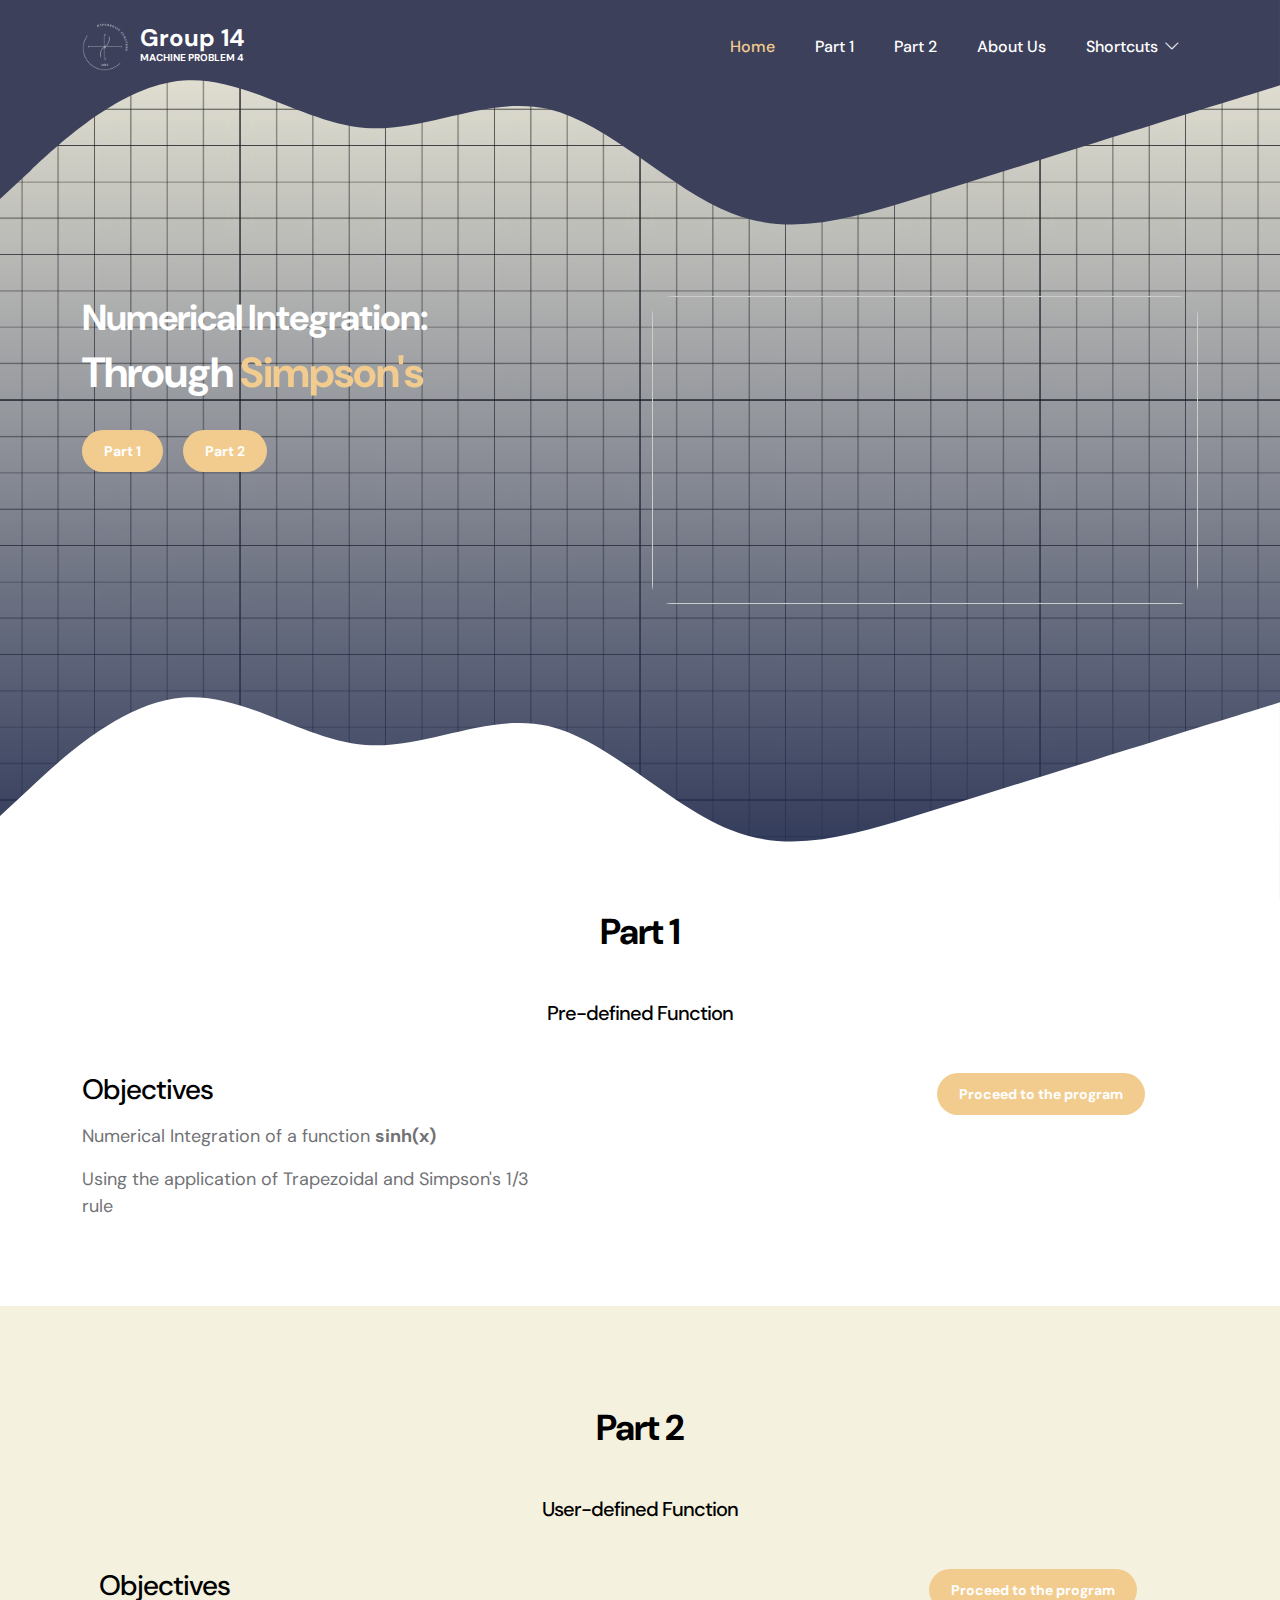
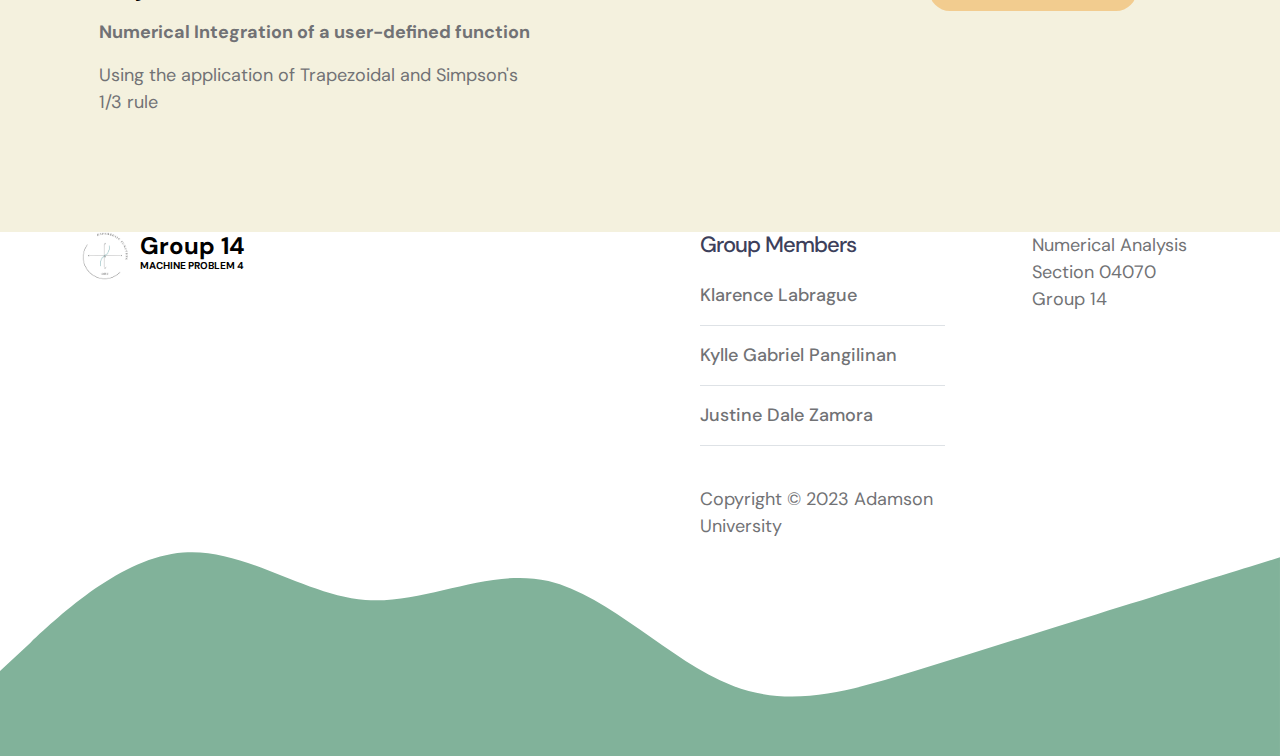
<file: index.html>
<!doctype html>
<html lang="en">
    <head>
        <meta charset="utf-8">
        <meta name="viewport" content="width=device-width, initial-scale=1">

        <meta name="description" content="">
        <meta name="author" content="">

        <title>Machine Problem 4 | Grp 14</title>

        <!-- CSS FILES -->                
        <link rel="preconnect" href="https://fonts.googleapis.com">

        <link rel="preconnect" href="https://fonts.gstatic.com" crossorigin>

        <link href="https://fonts.googleapis.com/css2?family=DM+Sans:ital,wght@0,400;0,500;0,700;1,400&display=swap" rel="stylesheet">

        <link href="css/bootstrap.min.css" rel="stylesheet">

        <link href="css/bootstrap-icons.css" rel="stylesheet">

        <link href="css/machineproblem.css" rel="stylesheet">
        
    </head>
    
    <body>
        <main>
            <nav class="navbar navbar-expand-lg">                
                <div class="container">
                    <a class="navbar-brand d-flex align-items-center" href="index.html">
                        <img src="images/logo.png" class="navbar-brand-image img-fluid" alt="sinh logo">
                        <span class="navbar-brand-text">
                            Group 14
                            <small>Machine Problem 4</small>
                        </span>
                    </a>
                    <!-- Navigation Bar Buttons -->
                    <button class="navbar-toggler" type="button" data-bs-toggle="collapse" data-bs-target="#navbarNav" aria-controls="navbarNav" aria-expanded="false" aria-label="Toggle navigation">
                        <span class="navbar-toggler-icon"></span>
                    </button>
                    <div class="collapse navbar-collapse" id="navbarNav">
                        <ul class="navbar-nav ms-lg-auto">
                            <li class="nav-item">
                                <a class="nav-link click-scroll" href="#section_1">Home</a>
                            </li>
                            <li class="nav-item">
                                <a class="nav-link click-scroll" href="#section_2">Part 1</a>
                            </li>
                            <li class="nav-item">
                                <a class="nav-link click-scroll" href="#section_3">Part 2</a>
                            </li>
                            <li class="nav-item">
                                <a class="nav-link click-scroll" href="#section_4">About Us</a>
                            </li>
                            <li class="nav-item dropdown">
                                <a class="nav-link dropdown-toggle" href="#" id="navbarLightDropdownMenuLink" role="button" data-bs-toggle="dropdown" aria-expanded="false">Shortcuts</a>
                                <ul class="dropdown-menu dropdown-menu-light" aria-labelledby="navbarLightDropdownMenuLink">
                                    <li><a class="dropdown-item" href="part1.html">Part 1</a></li>
                                    <li><a class="dropdown-item" href="part2.html">Part 2</a></li>
                                </ul>
                            </li>
                        </ul>
                    </div>
                </div>
            </nav>
            <!-- Header -->
            <section class="hero-section d-flex justify-content-center align-items-center" id="section_1">
                <div class="section-overlay"></div>
                <svg xmlns="http://www.w3.org/2000/svg" viewBox="0 0 1440 320"><path fill="#3D405B" fill-opacity="1" d="M0,224L34.3,192C68.6,160,137,96,206,90.7C274.3,85,343,139,411,144C480,149,549,107,617,122.7C685.7,139,754,213,823,240C891.4,267,960,245,1029,224C1097.1,203,1166,181,1234,160C1302.9,139,1371,117,1406,106.7L1440,96L1440,0L1405.7,0C1371.4,0,1303,0,1234,0C1165.7,0,1097,0,1029,0C960,0,891,0,823,0C754.3,0,686,0,617,0C548.6,0,480,0,411,0C342.9,0,274,0,206,0C137.1,0,69,0,34,0L0,0Z"></path></svg>
                <div class="container">
                    <div class="row">
                        <div class="col-lg-6 col-12 mb-5 mb-lg-0">
                            <h2 class="text-white">Numerical Integration:</h2>

                            <h1 class="cd-headline rotate-1 text-white mb-4 pb-2">
                                <span>Through</span>
                                <span class="cd-words-wrapper">
                                    <b class="is-visible">Simpson's</b>
                                    <b>Trapezoidal</b> 
                                </span>
                            </h1>
                            <!-- Header Buttons -->
                            <div class="custom-btn-group">
                                <a href="#section_2" class="btn custom-btn smoothscroll me-3">Part 1</a>
                                <a href="#section_3" class="btn custom-btn smoothscroll me-3">Part 2</a>
                            </div>
                        </div>
                        
                        <!-- Desmos Graph Widget -->
                        <div class="col-lg-6 col-12">
                            <div class="ratio ratio-16x9">
                                <iframe src="https://www.desmos.com/calculator/yai4gfuick?embed" width="500" height="500" style="border: 1px solid #ccc" frameborder=0></iframe>                        
                            </div>
                        </div>
                    </div>
                </div>
                <svg xmlns="http://www.w3.org/2000/svg" viewBox="0 0 1440 320"><path fill="#ffffff" fill-opacity="1" d="M0,224L34.3,192C68.6,160,137,96,206,90.7C274.3,85,343,139,411,144C480,149,549,107,617,122.7C685.7,139,754,213,823,240C891.4,267,960,245,1029,224C1097.1,203,1166,181,1234,160C1302.9,139,1371,117,1406,106.7L1440,96L1440,320L1405.7,320C1371.4,320,1303,320,1234,320C1165.7,320,1097,320,1029,320C960,320,891,320,823,320C754.3,320,686,320,617,320C548.6,320,480,320,411,320C342.9,320,274,320,206,320C137.1,320,69,320,34,320L0,320Z"></path></svg>
            </section>
            <!-- Body -->
            <section class="about-section section-padding" id="section_2">
                <div class="container">
                    <div class="row">
                        <div class="col-lg-12 col-12 text-center">
                            <h2 class="mb-lg-5 mb-4">Part 1</h2>
                            <h6 class="mb-lg-5 mb-4">Pre-defined Function </h6>
                        </div>

                        <div class="col-lg-5 col-12 me-auto mb-4 mb-lg-0">
                            <h3 class="mb-3">Objectives</h3>
                            <p> Numerical Integration of a function <strong> sinh(x) </strong> </p>
                            <p>Using the application of Trapezoidal and Simpson's 1/3 rule</p>
                        </div>

                        <div class="col-lg-3 col-md-6 col-12">
                            <div class="custom-btn-group">
                                <a href="part1.html" class="btn custom-btn smoothscroll me-3">Proceed to the program</a>
                            </div>
                        </div>
                    </div>
                </div>
            </section>
            <!-- Part 2 -->
            <section class="events-section section-bg section-padding" id="section_3">
                <div class="container">
                    <div class="row">
                        <div class="col-lg-12 col-12 text-center">
                            <h2 class="mb-lg-5 mb-4">Part 2</h2>
                            <h6 class="mb-lg-5 mb-4">User-defined Function </h6>
                        </div>

                        <div class="col-lg-5 col-12 me-auto mb-4 mb-lg-0">
                            <h3 class="mb-3">Objectives</h3>
                            <p><strong>Numerical Integration of a user-defined function </strong> </p>
                            <p>Using the application of Trapezoidal and Simpson's 1/3 rule</p>
                        </div>
                        <div class="col-lg-3 col-md-6 col-12">
                            <div class="custom-btn-group">
                                <a href="part2.html" class="btn custom-btn smoothscroll me-3">Proceed to the program</a>
                            </div>
                        </div>
                    </div>
                </div>
            </section>
        </main>
        <!-- Footer -->
        <footer class="site-footer">
            <div class="container">
                <div class="row">

                    <div class="col-lg-6 col-12 me-auto mb-5 mb-lg-0">
                        <a class="navbar-brand d-flex align-items-center" href="index.html">
                            <img src="images/logo.png" class="navbar-brand-image img-fluid" alt="">
                            <span class="navbar-brand-text">
                                Group 14
                                <small>Machine Problem 4</small>
                            </span>
                        </a>
                    </div>
                    <!-- Group Member Names -->
                    <div class="col-lg-3 col-12">
                        <h5 class="site-footer-title mb-4">Group Members</h5>

                        <p class="d-flex border-bottom pb-3 mb-3 me-lg-3">
                            <span>Klarence Labrague</span>
                        </p>
                        <p class="d-flex border-bottom pb-3 mb-3 me-lg-3">
                            <span>Kylle Gabriel Pangilinan</span>
                        </p>

                        <p class="d-flex border-bottom pb-3 mb-3 me-lg-3">
                            <span>Justine Dale Zamora</span>
                        </p>
                        <br>
                        <p class="copyright-text">Copyright © 2023 Adamson University</p>
                    </div>
                        <div class="col-lg-2 col-12 ms-auto">
                            <p class="copyright-text">Numerical Analysis<a rel="nofollow" target="_blank">Section 04070 <br> Group 14 </a></p>
                        </div>
                </div>
            </div>
            <svg xmlns="http://www.w3.org/2000/svg" viewBox="0 0 1440 320"><path fill="#81B29A" fill-opacity="1" d="M0,224L34.3,192C68.6,160,137,96,206,90.7C274.3,85,343,139,411,144C480,149,549,107,617,122.7C685.7,139,754,213,823,240C891.4,267,960,245,1029,224C1097.1,203,1166,181,1234,160C1302.9,139,1371,117,1406,106.7L1440,96L1440,320L1405.7,320C1371.4,320,1303,320,1234,320C1165.7,320,1097,320,1029,320C960,320,891,320,823,320C754.3,320,686,320,617,320C548.6,320,480,320,411,320C342.9,320,274,320,206,320C137.1,320,69,320,34,320L0,320Z"></path></svg>
        </footer>

        <!-- JAVASCRIPT FILES -->
        <script src="js/jquery.min.js"></script>
        <script src="js/bootstrap.bundle.min.js"></script>
        <script src="js/jquery.sticky.js"></script>
        <script src="js/click-scroll.js"></script>
        <script src="js/animated-headline.js"></script>
        <script src="js/modernizr.js"></script>
        <script src="js/custom.js"></script>

    </body>
</html>
</file>
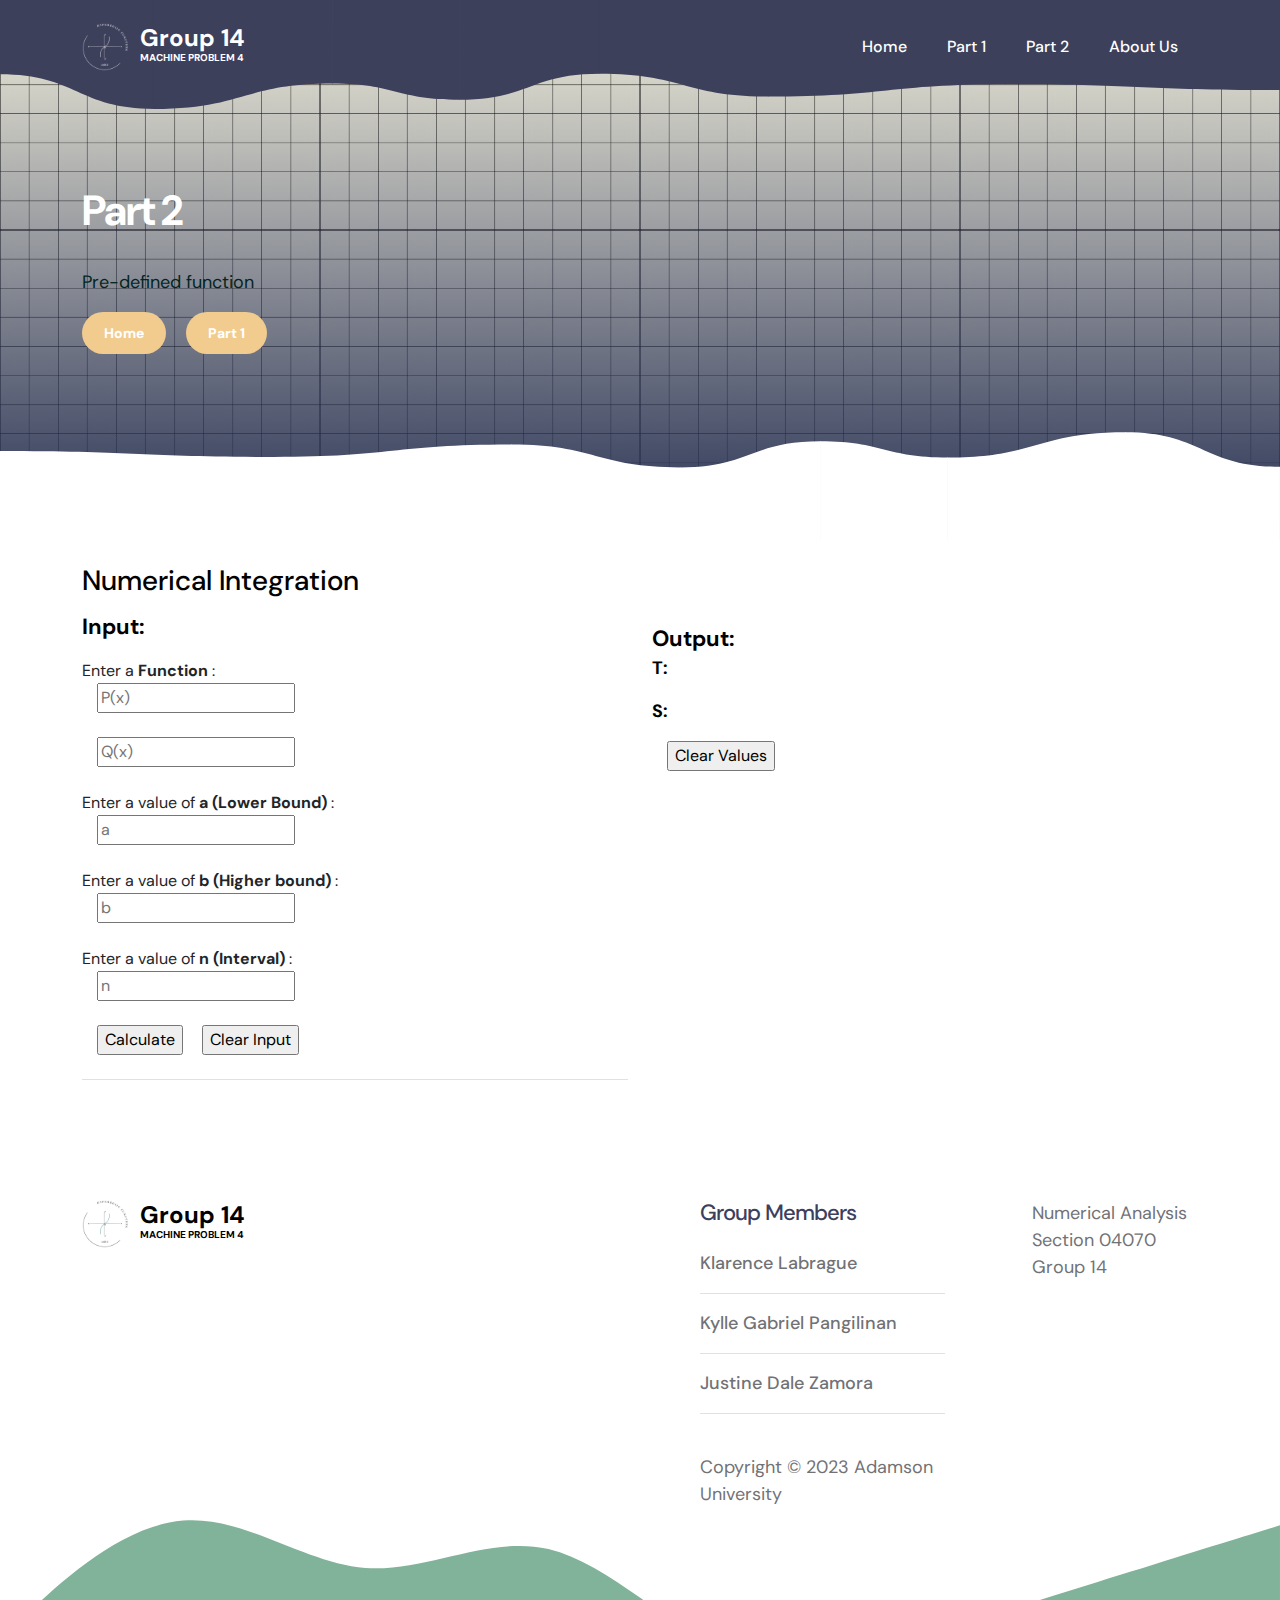
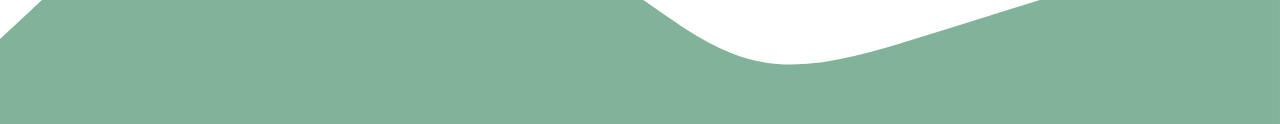
<file: part2.html>
<!doctype html>
<html lang="en">
    <head>
        <meta charset="utf-8">
        <meta name="viewport" content="width=device-width, initial-scale=1">
        <meta name="description" content="">
        <meta name="author" content="">

        <title>Part 2 | Machine Problem 4</title>
        <!-- CSS FILES -->                
        <link rel="preconnect" href="https://fonts.googleapis.com">

        <link rel="preconnect" href="https://fonts.gstatic.com" crossorigin>

        <link href="https://fonts.googleapis.com/css2?family=DM+Sans:ital,wght@0,400;0,500;0,700;1,400&display=swap" rel="stylesheet">

        <link href="css/bootstrap.min.css" rel="stylesheet">

        <link href="css/bootstrap-icons.css" rel="stylesheet">

        <link href="css/machineproblem.css" rel="stylesheet">
        
    </head>
    
    <body>
        <main>
            <nav class="navbar navbar-expand-lg">                
                <div class="container">
                    <a class="navbar-brand d-flex align-items-center" href="index.html">
                        <img src="images/logo.png" class="navbar-brand-image img-fluid" alt="sinhxlogo">
                        <span class="navbar-brand-text">
                            Group 14
                            <small>Machine Problem 4</small>
                        </span>
                    </a>

                    
                    <button class="navbar-toggler" type="button" data-bs-toggle="collapse" data-bs-target="#navbarNav" aria-controls="navbarNav" aria-expanded="false" aria-label="Toggle navigation">
                        <span class="navbar-toggler-icon"></span>
                    </button>
    
                    <div class="collapse navbar-collapse" id="navbarNav">
                        <ul class="navbar-nav ms-lg-auto">
                            <li class="nav-item">
                                <a class="nav-link" href="index.html#section_1">Home</a>
                            </li>
    
                            <li class="nav-item">
                                <a class="nav-link" href="part1.html">Part 1</a>
                            </li>

                            <li class="nav-item">
                                <a class="nav-link" href="part2.html">Part 2</a>
                            </li>

                            <li class="nav-item">
                                <a class="nav-link" href="index.html#section_4">About Us</a>
                            </li>

                        </ul>

                    </div>
                </div>
            </nav>
            

            <section class="hero-section hero-50 d-flex justify-content-center align-items-center" id="section_1">

                <div class="section-overlay"></div>

                <svg viewBox="0 0 1962 178" xmlns="http://www.w3.org/2000/svg" xmlns:xlink="http://www.w3.org/1999/xlink"><path fill="#3D405B" d="M 0 114 C 118.5 114 118.5 167 237 167 L 237 167 L 237 0 L 0 0 Z" stroke-width="0"></path> <path fill="#3D405B" d="M 236 167 C 373 167 373 128 510 128 L 510 128 L 510 0 L 236 0 Z" stroke-width="0"></path> <path fill="#3D405B" d="M 509 128 C 607 128 607 153 705 153 L 705 153 L 705 0 L 509 0 Z" stroke-width="0"></path><path fill="#3D405B" d="M 704 153 C 812 153 812 113 920 113 L 920 113 L 920 0 L 704 0 Z" stroke-width="0"></path><path fill="#3D405B" d="M 919 113 C 1048.5 113 1048.5 148 1178 148 L 1178 148 L 1178 0 L 919 0 Z" stroke-width="0"></path><path fill="#3D405B" d="M 1177 148 C 1359.5 148 1359.5 129 1542 129 L 1542 129 L 1542 0 L 1177 0 Z" stroke-width="0"></path><path fill="#3D405B" d="M 1541 129 C 1751.5 129 1751.5 138 1962 138 L 1962 138 L 1962 0 L 1541 0 Z" stroke-width="0"></path></svg>

                <div class="container">
                    <div class="row">

                        <div class="col-lg-6 col-12">

                            <h1 class="text-white mb-4 pb-2">Part 2</h1>
                            <p style=" color: rgb(2, 38, 30);">Pre-defined function</p>
                            <a href="index.html" class="btn custom-btn smoothscroll me-3">Home</a>
                            <a href="part1.html" class="btn custom-btn smoothscroll me-3 button">Part 1</a>
                        </div>
                        

                    </div>
                </div>

                <svg viewBox="0 0 1962 178" xmlns="http://www.w3.org/2000/svg" xmlns:xlink="http://www.w3.org/1999/xlink"><path fill="#ffffff" d="M 0 114 C 118.5 114 118.5 167 237 167 L 237 167 L 237 0 L 0 0 Z" stroke-width="0"></path> <path fill="#ffffff" d="M 236 167 C 373 167 373 128 510 128 L 510 128 L 510 0 L 236 0 Z" stroke-width="0"></path> <path fill="#ffffff" d="M 509 128 C 607 128 607 153 705 153 L 705 153 L 705 0 L 509 0 Z" stroke-width="0"></path><path fill="#ffffff" d="M 704 153 C 812 153 812 113 920 113 L 920 113 L 920 0 L 704 0 Z" stroke-width="0"></path><path fill="#ffffff" d="M 919 113 C 1048.5 113 1048.5 148 1178 148 L 1178 148 L 1178 0 L 919 0 Z" stroke-width="0"></path><path fill="#ffffff" d="M 1177 148 C 1359.5 148 1359.5 129 1542 129 L 1542 129 L 1542 0 L 1177 0 Z" stroke-width="0"></path><path fill="#ffffff" d="M 1541 129 C 1751.5 129 1751.5 138 1962 138 L 1962 138 L 1962 0 L 1541 0 Z" stroke-width="0"></path></svg>
            </section>


            <section class="events-section section-padding" id="section_2">
                <div class="container">
                    <div class="row">
                        <div class="col-lg-6 col-12 mb-5 mb-lg-0">
                            <div class="custom-block-image-wrap">
                                
                            </div>

                            <div class="custom-block-info">
                                <a href="event-detail.html" class="events-title mb-2 highlight">Numerical Integration</a>
                                <br/>
                                <p class="input bigger-text highlight"> Input:</p>
                                <form action="/action_page.php">
                                    Enter a <span id="textFunction"> Function </span>: &nbsp
                                    <br/>
                                    <input type="text" id="pinput" class="input-field" name="pinput" placeholder="P(x)"><br><br>
                                    <input type="text" id="qinput" class="input-field" name="qinput" placeholder="Q(x)"><br><br>                            
                                    Enter a value of <span id="textA"> a (Lower Bound) </span>: &nbsp
                                    <br/>
                                    <input type="number" id="ainput" class="input-field" name="ainput" placeholder="a"><br><br>
                                    Enter a value of <span id="textB"> b (Higher bound) </span>: &nbsp
                                    <br/>
                                    <input type="number" id="binput" class="input-field" name="binput" placeholder="b"><br><br>
                                    Enter a value of <span id="textn"> n (Interval) </span>: &nbsp
                                    <br/>
                                    <input type="number" id="ninput" class="input-field" name="ninput" placeholder="n"><br><br>
                                    <input type="button" class="input-field" value="Calculate" onclick="StartCalculate()">
                                    <input type="button" class="input-field" value="Clear Input" onclick="ClearInput()">
                                  </form>

                                <div class="border-top mt-4 pt-3">
                                    <div class="d-flex flex-wrap align-items-center mb-1">                   
                                    </div>
                                    <div class="d-flex flex-wrap align-items-center">   
                                    </div>
                                </div>
                            </div>
                        </div>

                        <div class="col-lg-6 col-12">
                            <div class="custom-block-info">
                                <br/>
                                <br/>
                                <br/>
                                <a href="event-detail.html" class="bigger-text highlight">Output:</a>
                                <br/>
                                <p id="outputT" class="output highlight">T: </p> 
                                <p id="outputS" class="output highlight">S: </p>
                                <p id="outputStop" class="output highlight"></p>
                                <p id="outputStop2" class="output highlight"></p>
                                <input type="button" class="input-field" value="Clear Values" onclick="ClearOutput()">
                                <br/>
                                <br/>
                                <br/>
                                <div class="cube">
                                    <div class="side"></div>
                                    <div class="side"></div>
                                    <div class="side"></div>
                                    <div class="side"></div>
                                    <div class="side"></div>
                                    <div class="side"></div>
                                </div>

                            </div>
                        </div>                
                    </div>
                </div>
            </section>
        </main>

        <footer class="site-footer">
            <div class="container">
                <div class="row">
                    <div class="col-lg-6 col-12 me-auto mb-5 mb-lg-0">
                        <a class="navbar-brand d-flex align-items-center" href="index.html">
                            <img src="images/logo.png" class="navbar-brand-image img-fluid" alt="">
                            <span class="navbar-brand-text">
                                Group 14
                                <small>Machine Problem 4</small>
                            </span>
                        </a>
                    </div>
                    <!-- Group Member Names -->
                    <div class="col-lg-3 col-12">
                        <h5 class="site-footer-title mb-4">Group Members</h5>

                        <p class="d-flex border-bottom pb-3 mb-3 me-lg-3">
                            <span>Klarence Labrague</span>
                        </p>
                        <p class="d-flex border-bottom pb-3 mb-3 me-lg-3">
                            <span>Kylle Gabriel Pangilinan</span>
                        </p>
                        <p class="d-flex border-bottom pb-3 mb-3 me-lg-3">
                            <span>Justine Dale Zamora</span>
                        </p>
                        <br>
                        <p class="copyright-text">Copyright © 2023 Adamson University  </p>
                    </div>
                        <div class="col-lg-2 col-12 ms-auto">
                            <p class="copyright-text"> Numerical Analysis <a rel="nofollow"  target="_blank">Section 04070 <br> Group 14</a></p>
                        </div>
                </div>
            </div>
            <svg xmlns="http://www.w3.org/2000/svg" viewBox="0 0 1440 320"><path fill="#81B29A" fill-opacity="1" d="M0,224L34.3,192C68.6,160,137,96,206,90.7C274.3,85,343,139,411,144C480,149,549,107,617,122.7C685.7,139,754,213,823,240C891.4,267,960,245,1029,224C1097.1,203,1166,181,1234,160C1302.9,139,1371,117,1406,106.7L1440,96L1440,320L1405.7,320C1371.4,320,1303,320,1234,320C1165.7,320,1097,320,1029,320C960,320,891,320,823,320C754.3,320,686,320,617,320C548.6,320,480,320,411,320C342.9,320,274,320,206,320C137.1,320,69,320,34,320L0,320Z"></path></svg>
        </footer>

        <!-- JAVASCRIPT FILES -->
        <script src="js/jquery.min.js"></script>
        <script src="js/bootstrap.bundle.min.js"></script>
        <script src="js/jquery.sticky.js"></script>
        <script src="js/custom.js"></script>
        <script src="js/math.js" type="text/javascript"></script>
        <script src="part2.js" type="text/javascript"></script>
    </body>
</html>
</file>
<file: css/machineproblem.css>
/*---------------------------------------
  CUSTOM PROPERTIES ( VARIABLES )             
-----------------------------------------*/
:root {
  --white-color:                  #ffffff;
  --primary-color:                #81B29A;
  --secondary-color:              #3D405B;
  --section-bg-color:             #F4F1DE;
  --custom-btn-bg-color:          #F2CC8F;
  --custom-btn-bg-hover-color:    #E07A5F;
  --dark-color:                   #000000;
  --p-color:                      #717275;
  --link-hover-color:             #F2CC8F;

  --body-font-family:             'DM Sans', sans-serif;

  --h1-font-size:                 42px;
  --h2-font-size:                 36px;
  --h3-font-size:                 28px;
  --h4-font-size:                 24px;
  --h5-font-size:                 22px;
  --h6-font-size:                 20px;
  --p-font-size:                  18px;
  --menu-font-size:               16px;
  --btn-font-size:                14px;

  --border-radius-large:          100px;
  --border-radius-medium:         20px;
  --border-radius-small:          10px;

  --font-weight-normal:           400;
  --font-weight-medium:           500;
  --font-weight-bold:             700;
}

body {
  background-color: var(--white-color);
  font-family: var(--body-font-family); 
}


/*---------------------------------------
  TYPOGRAPHY               
-----------------------------------------*/

h2,
h3,
h4,
h5,
h6 {
  color: var(--dark-color);
}

h1,
h2,
h3,
h4,
h5,
h6 {
  font-weight: var(--font-weight-medium);
  letter-spacing: -1px;
}

h1 {
  font-size: var(--h1-font-size);
  font-weight: var(--font-weight-bold);
}

h2 {
  font-size: var(--h2-font-size);
  font-weight: var(--font-weight-bold);
}

h3 {
  font-size: var(--h3-font-size);
}

h4 {
  font-size: var(--h4-font-size);
}

h5 {
  font-size: var(--h5-font-size);
}

h6 {
  font-size: var(--h6-font-size);
}

p {
  color: var(--p-color);
  font-size: var(--p-font-size);
  font-weight: var(--font-weight-normal);
}

ul li {
  color: var(--p-color);
  font-size: var(--p-font-size);
  font-weight: var(--font-weight-normal);
}
/*--------------------------------------*/

.cube {
  margin-left: 50px;
  font-size: 24px;
  height: 1em;
  width: 1em;
  position: relative;
  transform: rotatex(30deg) rotatey(45deg);
  transform-style: preserve-3d;
  animation: cube-spin 1.5s infinite ease-in-out alternate;
  visibility: hidden;
}

.side {
  position: absolute;
  top: 0;
  bottom: 0;
  left: 0;
  right: 0;
  transform-style: preserve-3d;
}
.side::before {
  content: "";
  position: absolute;
  top: 0;
  bottom: 0;
  left: 0;
  right: 0;
  background-color: currentcolor;
  transform: translatez(0.5em);
  animation: cube-explode 1.5s infinite ease-in-out;
  opacity: 0.5;
}

.side:nth-child(1) {
  transform: rotatey(90deg);
}

.side:nth-child(2) {
  transform: rotatey(180deg);
}

.side:nth-child(3) {
  transform: rotatey(270deg);
}

.side:nth-child(4) {
  transform: rotatey(360deg);
}

.side:nth-child(5) {
  transform: rotatex(90deg);
}

.side:nth-child(6) {
  transform: rotatex(270deg);
}

@keyframes cube-spin {
  0% {
    transform: rotatex(30deg) rotatey(45deg);
  }
  100% {
    transform: rotatex(30deg) rotatey(405deg);
  }
}
@keyframes cube-explode {
  0% {
    transform: translatez(0.5em);
  }
  50% {
    transform: translatez(0.75em);
  }
  100% {
    transform: translatez(0.5em);
  }
}



a, 
button {
  touch-action: manipulation;
  transition: all 0.3s;
}

a {
  display: inline-block;
  color: var(--secondary-color);
  text-decoration: none;
}

a:hover {
  color: var(--link-hover-color);
}

b,
strong {
  font-weight: var(--font-weight-bold);
}

.input .output{
  color: black;
}

.input-field{
  margin-left: 15px;
}

.highlight{
  color: black;
}

.button{
}

#outputWithDec{
  color: black;
  font-weight: bolder;
}

.output{
  color: black;
}

.highlight{
  font-weight: bold;
}

/*--------------------------------------*/

span{
  font-weight: bold;
}

.bigger-text{
  font-size: 22px;
}
























/*---------------------------------------
  SECTION               
-----------------------------------------*/
.section-bg {
  background-color: var(--section-bg-color);
}

.section-padding {
  padding-top: 100px;
  padding-bottom: 100px;
}

.section-overlay {
  content: "";
  background: rgba(0, 0, 0, 0) linear-gradient(rgba(39, 48, 83, 0.01) 0%, rgb(39, 48, 83) 100%) repeat scroll 0% 0%;
  position: absolute;
  top: 0;
  right: 0;
  bottom: 0;
  left: 0;
}

::selection {
  background-color: var(--primary-color);
  color: var(--white-color);
}


/*---------------------------------------
  ANIMATED HEADLINE               
-----------------------------------------*/
.cd-words-wrapper {
  display: inline-block;
  position: relative;
  text-align: left;
}

.cd-words-wrapper b {
  color: var(--link-hover-color);
  display: inline-block;
  position: absolute;
  white-space: nowrap;
  left: 0;
  top: 0;
}

.cd-words-wrapper b.is-visible {
  position: relative;
}

.no-js .cd-words-wrapper b {
  opacity: 0;
}

.no-js .cd-words-wrapper b.is-visible {
  opacity: 1;
}

.cd-headline.rotate-1 .cd-words-wrapper {
  -webkit-perspective: 300px;
  -moz-perspective: 300px;
  perspective: 300px;
}
.cd-headline.rotate-1 b {
  opacity: 0;
  -webkit-transform-origin: 50% 100%;
  -moz-transform-origin: 50% 100%;
  -ms-transform-origin: 50% 100%;
  -o-transform-origin: 50% 100%;
  transform-origin: 50% 100%;
  -webkit-transform: rotateX(180deg);
  -moz-transform: rotateX(180deg);
  -ms-transform: rotateX(180deg);
  -o-transform: rotateX(180deg);
  transform: rotateX(180deg);
}
.cd-headline.rotate-1 b.is-visible {
  opacity: 1;
  -webkit-transform: rotateX(0deg);
  -moz-transform: rotateX(0deg);
  -ms-transform: rotateX(0deg);
  -o-transform: rotateX(0deg);
  transform: rotateX(0deg);
  -webkit-animation: cd-rotate-1-in 1.2s;
  -moz-animation: cd-rotate-1-in 1.2s;
  animation: cd-rotate-1-in 1.2s;
}
.cd-headline.rotate-1 b.is-hidden {
  -webkit-transform: rotateX(180deg);
  -moz-transform: rotateX(180deg);
  -ms-transform: rotateX(180deg);
  -o-transform: rotateX(180deg);
  transform: rotateX(180deg);
  -webkit-animation: cd-rotate-1-out 1.2s;
  -moz-animation: cd-rotate-1-out 1.2s;
  animation: cd-rotate-1-out 1.2s;
}

@-webkit-keyframes cd-rotate-1-in {
  0% {
    -webkit-transform: rotateX(180deg);
    opacity: 0;
  }
  35% {
    -webkit-transform: rotateX(120deg);
    opacity: 0;
  }
  65% {
    opacity: 0;
  }
  100% {
    -webkit-transform: rotateX(360deg);
    opacity: 1;
  }
}
@-moz-keyframes cd-rotate-1-in {
  0% {
    -moz-transform: rotateX(180deg);
    opacity: 0;
  }
  35% {
    -moz-transform: rotateX(120deg);
    opacity: 0;
  }
  65% {
    opacity: 0;
  }
  100% {
    -moz-transform: rotateX(360deg);
    opacity: 1;
  }
}
@keyframes cd-rotate-1-in {
  0% {
    -webkit-transform: rotateX(180deg);
    -moz-transform: rotateX(180deg);
    -ms-transform: rotateX(180deg);
    -o-transform: rotateX(180deg);
    transform: rotateX(180deg);
    opacity: 0;
  }
  35% {
    -webkit-transform: rotateX(120deg);
    -moz-transform: rotateX(120deg);
    -ms-transform: rotateX(120deg);
    -o-transform: rotateX(120deg);
    transform: rotateX(120deg);
    opacity: 0;
  }
  65% {
    opacity: 0;
  }
  100% {
    -webkit-transform: rotateX(360deg);
    -moz-transform: rotateX(360deg);
    -ms-transform: rotateX(360deg);
    -o-transform: rotateX(360deg);
    transform: rotateX(360deg);
    opacity: 1;
  }
}
@-webkit-keyframes cd-rotate-1-out {
  0% {
    -webkit-transform: rotateX(0deg);
    opacity: 1;
  }
  35% {
    -webkit-transform: rotateX(-40deg);
    opacity: 1;
  }
  65% {
    opacity: 0;
  }
  100% {
    -webkit-transform: rotateX(180deg);
    opacity: 0;
  }
}
@-moz-keyframes cd-rotate-1-out {
  0% {
    -moz-transform: rotateX(0deg);
    opacity: 1;
  }
  35% {
    -moz-transform: rotateX(-40deg);
    opacity: 1;
  }
  65% {
    opacity: 0;
  }
  100% {
    -moz-transform: rotateX(180deg);
    opacity: 0;
  }
}
@keyframes cd-rotate-1-out {
  0% {
    -webkit-transform: rotateX(0deg);
    -moz-transform: rotateX(0deg);
    -ms-transform: rotateX(0deg);
    -o-transform: rotateX(0deg);
    transform: rotateX(0deg);
    opacity: 1;
  }
  35% {
    -webkit-transform: rotateX(-40deg);
    -moz-transform: rotateX(-40deg);
    -ms-transform: rotateX(-40deg);
    -o-transform: rotateX(-40deg);
    transform: rotateX(-40deg);
    opacity: 1;
  }
  65% {
    opacity: 0;
  }
  100% {
    -webkit-transform: rotateX(180deg);
    -moz-transform: rotateX(180deg);
    -ms-transform: rotateX(180deg);
    -o-transform: rotateX(180deg);
    transform: rotateX(180deg);
    opacity: 0;
  }
}


/*---------------------------------------
  CUSTOM BUTTON               
-----------------------------------------*/
.custom-btn {
  background: var(--custom-btn-bg-color);
  border: 2px solid transparent;
  border-radius: var(--border-radius-large);
  color: var(--white-color);
  font-size: var(--btn-font-size);
  font-weight: var(--font-weight-bold);
  line-height: normal;
  transition: all 0.3s;
  padding: 10px 20px;
  clear: both;
}

.custom-btn:hover {
  background: var(--custom-btn-bg-hover-color);
  color: var(--white-color);
}

.custom-border-btn {
  background: transparent;
  border: 2px solid var(--custom-btn-bg-color);
  color: var(--custom-btn-bg-color);
}

.custom-border-btn:hover {
  background: var(--custom-btn-bg-color);
  border-color: transparent;
  color: var(--white-color);
}

.custom-btn-bg-white {
  border-color: var(--white-color);
  color: var(--white-color);
}

.custom-btn-group .link {
  color: var(--white-color);
  font-weight: var(--font-weight-medium);
}

.custom-btn-group .link:hover {
  color: var(--link-hover-color);
}


/*---------------------------------------
  NAVIGATION BAR & OFFCANVAS              
-----------------------------------------*/
.offcanvas {
  background-color: var(--primary-color);
  padding: 30px;
}

.offcanvas.offcanvas-end {
  border-left: 0;
}

.offcanvas-header .btn-close {
  transition: all 0.3s;
}

.offcanvas-header .btn-close:hover {
  transform: rotate(180deg);
}

.offcanvas svg {
  position: absolute;
  bottom: 0;
  right: 0;
  left: 0;
}

.sticky-wrapper {
  position: absolute;
  top: 0;
  right: 0;
  left: 0;
}

.sticky-wrapper.is-sticky .navbar {
  background-color: rgb(61 64 91);
}

.navbar {
  background: transparent;
  z-index: 99;
  padding-top: 15px;
  padding-bottom: 15px;
}

.navbar-brand,
.navbar-brand:hover {
  font-size: var(--h4-font-size);
  font-weight: var(--font-weight-bold);
  display: block;
  color: var(--dark-color);
  max-width: 48px;
}

.navbar .navbar-brand,
.navbar .navbar-brand:hover {
  color: var(--white-color);
}

.navbar .navbar-brand-image {
  filter: brightness(0) invert(1);
}

.navbar-brand-image {
  width: 48px;
  height: 48px;
}

.navbar-brand-text {
  line-height: normal;
  margin-left: 10px;
  position: relative;
  bottom: 5px;
}

.navbar-brand-text small {
  display: block;
  font-size: 10px;
  line-height: 1;
  text-transform: uppercase;
}

.navbar-expand-lg .navbar-nav .nav-link {
  border-radius: var(--border-radius-large);
  margin: 10px;
  padding: 10px;
}

.navbar-nav .nav-link {
  display: inline-block;
  color: var(--white-color);
  font-size: var(--menu-font-size);
  font-weight: var(--font-weight-medium);
  padding-top: 15px;
  padding-bottom: 15px;
}

.navbar-nav .nav-link.active, 
.navbar-nav .nav-link:hover {
  color: var(--link-hover-color);
}

.navbar .dropdown-menu {
  background: var(--white-color);
  box-shadow: 0 1rem 3rem rgba(0,0,0,.175);
  border: 0;
  display: inherit;
  opacity: 0;
  min-width: 9rem;
  margin-top: 20px;
  padding: 13px 0 10px 0;
  transition: all 0.3s;
  pointer-events: none;
}

.navbar .dropdown-menu::before {
  content: "";
  width: 0;
  height: 0;
  border-left: 20px solid transparent;
  border-right: 20px solid transparent;
  border-bottom: 15px solid var(--white-color);
  position: absolute;
  top: -10px;
  left: 10px;
}

.navbar .dropdown-item {
  display: inline-block;
  color: var(--p-color);
  font-size: var(--menu-font-size);
  font-weight: var(--font-weight-medium);
  position: relative;
}

.navbar .dropdown-item.active, 
.navbar .dropdown-item:active,
.navbar .dropdown-item:focus, 
.navbar .dropdown-item:hover {
  background: transparent;
  color: var(--link-hover-color);
}

.navbar .dropdown-toggle::after {
  content: "\f282";
  display: inline-block;
  font-family: bootstrap-icons !important;
  font-size: var(--copyright-font-size);
  font-style: normal;
  font-weight: normal !important;
  font-variant: normal;
  text-transform: none;
  line-height: 1;
  vertical-align: -.125em;
  -webkit-font-smoothing: antialiased;
  -moz-osx-font-smoothing: grayscale;
  position: relative;
  left: 2px;
  border: 0;
}

@media screen and (min-width: 992px) {
  .navbar .dropdown:hover .dropdown-menu {
    opacity: 1;
    margin-top: 0;
    pointer-events: auto;
  }
}

.navbar-toggler {
  border: 0;
  padding: 0;
  cursor: pointer;
  margin: 0;
  width: 30px;
  height: 35px;
  outline: none;
}

.navbar-toggler:focus {
  outline: none;
  box-shadow: none;
}

.navbar-toggler[aria-expanded="true"] .navbar-toggler-icon {
  background: transparent;
}

.navbar-toggler[aria-expanded="true"] .navbar-toggler-icon:before,
.navbar-toggler[aria-expanded="true"] .navbar-toggler-icon:after {
  transition: top 300ms 50ms ease, -webkit-transform 300ms 350ms ease;
  transition: top 300ms 50ms ease, transform 300ms 350ms ease;
  transition: top 300ms 50ms ease, transform 300ms 350ms ease, -webkit-transform 300ms 350ms ease;
  top: 0;
}

.navbar-toggler[aria-expanded="true"] .navbar-toggler-icon:before {
  transform: rotate(45deg);
}

.navbar-toggler[aria-expanded="true"] .navbar-toggler-icon:after {
  transform: rotate(-45deg);
}

.navbar-toggler .navbar-toggler-icon {
  background: var(--white-color);
  transition: background 10ms 300ms ease;
  display: block;
  width: 30px;
  height: 2px;
  position: relative;
}

.navbar-toggler .navbar-toggler-icon:before,
.navbar-toggler .navbar-toggler-icon:after {
  transition: top 300ms 350ms ease, -webkit-transform 300ms 50ms ease;
  transition: top 300ms 350ms ease, transform 300ms 50ms ease;
  transition: top 300ms 350ms ease, transform 300ms 50ms ease, -webkit-transform 300ms 50ms ease;
  position: absolute;
  right: 0;
  left: 0;
  background: var(--white-color);
  width: 30px;
  height: 2px;
  content: '';
}

.navbar-toggler .navbar-toggler-icon::before {
  top: -8px;
}

.navbar-toggler .navbar-toggler-icon::after {
  top: 8px;
}


/*---------------------------------------
  HERO        
-----------------------------------------*/
.hero-section {
  background-image: url('../images/bg.jpg');
  background-repeat: no-repeat;
  background-size: cover;
  background-position: center;
  position: relative;
  padding-top: 100px;
  padding-bottom: 100px;
  height: 100vh;
  min-height: 670px;
  margin-bottom: -90px;
}

.hero-50 {
  height: auto;
  min-height: 540px;
  margin-bottom: -100px;
}

.hero-50 .container + svg {
  transform: rotate(180deg);
}

.hero-section .ratio {
  border-radius: var(--border-radius-medium);
  overflow: hidden;
}

.hero-section svg {
  position: absolute;
  right: 0;
  left: 0;
}

.hero-section > svg {
  top: 0;
}

.hero-section .container + svg {
  top: auto;
  bottom: -1px;
}

.hero-section .row {
  position: relative;
  z-index: 22;
}


/*---------------------------------------
  BACKGROUND IMAGE SECTION        
-----------------------------------------*/
.section-bg-image {
  background-image: url('../images/frederik-rosar-NDSZcCfnsbY-unsplash.jpg');
  background-repeat: no-repeat;
  background-size: cover;
  background-position: center;
  position: relative;
  margin-bottom: -70px;
}

.section-bg-image .container + svg {
  transform: rotate(180deg);
  position: relative;
  bottom: -1px;
}

.section-bg-image-block {
  backdrop-filter: blur(5px) saturate(180%);
  -webkit-backdrop-filter: blur(5px) saturate(180%);
  background-color: rgba(255, 255, 255, 0.75);
  border-radius: var(--border-radius-medium);
  border: 1px solid rgba(209, 213, 219, 0.3);
  border-radius: var(--border-radius-medium);
  padding: 50px;
}

.section-bg-image-block .input-group {
  background-color: var(--white-color);
  border-radius: var(--border-radius-large);
  padding: 10px 15px;
}

.section-bg-image-block .input-group-text {
  background-color: transparent;
  border: 0;
}

.section-bg-image-block input[type="email"] {
  border: 0;
  box-shadow: none;
  margin-bottom: 0;
  padding-left: 0;
}

.section-bg-image-block button[type="submit"] {
  background-color: var(--primary-color);
  border: 0;
  border-radius: var(--border-radius-large) !important;
  color: var(--white-color);
  max-width: 150px;
}


/*---------------------------------------
  ABOUT SECTOIN              
-----------------------------------------*/
.about-section {
  padding-bottom: 70px;
}

.member-block-image-wrap {
  border-radius: var(--border-radius-medium);
  position: relative;
  overflow: hidden;
}

.member-block-image-wrap:hover .member-block-image {
  transform: scale(1.2);
}

.member-block-image-wrap:hover .social-icon {
  opacity: 1;
}

.member-block-image-wrap .social-icon {
  background-color: var(--white-color);
  border-radius: var(--border-radius-large);
  position: absolute;
  top: 50%;
  left: 50%;
  transform: translate(-50%, -50%);
  opacity: 0;
  transition: all 0.5s;
  padding: 15px 20px;
  width: auto;
}

.member-block-image {
  transition: all 0.3s;
}

.member-block-info {
  padding: 10px;
}

.member-block-info h4,
.member-block-info p {
  margin-bottom: 0;
}


/*---------------------------------------
  CUSTOM BLOCK              
-----------------------------------------*/
.custom-block {
  border-radius: var(--border-radius-medium);
  position: relative;
  overflow: hidden;
  padding: 30px 20px;
}

.custom-block-bg {
  background: var(--white-color);
}

.custom-block-date-wrap {
  background-color: var(--primary-color);
  border-radius: var(--border-radius-medium);
  text-align: center;
  padding: 20px 30px;
}

.custom-block-date {
  font-size: var(--h1-font-size);
}

.custom-block-image-wrap {
  border-radius: var(--border-radius-medium);
  position: relative;
  overflow: hidden;
}

.custom-block-image-wrap:hover .custom-block-image {
  transform: scale(1.2);
}

.custom-block-image-wrap:hover .custom-block-icon {
  opacity: 1;
}

.custom-block-image {
  transition: all 0.3s;
}

.custom-block-image-wrap .custom-block-date-wrap,
.custom-block-image-wrap .custom-btn-wrap {
  position: absolute;
  bottom: 0;
}

.custom-block-image-wrap .custom-block-date-wrap {
  border-radius: 0;
  left: 0;
  width: 50%;
  padding: 12.30px 20px;
}

.custom-block-image-wrap .custom-btn-wrap {
  right: 0;
  width: 50%;
}

.custom-block-image-wrap .custom-btn  {
  border-radius: 0;
  display: block;
  padding: 15px 20px;
}

.custom-block-info {
  padding-top: 10px;
}

.custom-block-image-wrap + .custom-block-info {
  padding-top: 20px;
}

.custom-block-span {
  color: var(--secondary-color);
  font-weight: var(--font-weight-bold);
  min-width: 110px;
  margin-right: 10px;
}

.custom-block-icon {
  background: var(--custom-btn-bg-color);
  border-radius: var(--border-radius-large);
  color: var(--white-color);
  width: 60px;
  height: 60px;
  line-height: 60px;
  text-align: center;
  font-size: var(--h3-font-size);
  position: absolute;
  top: 50%;
  left: 50%;
  transform: translate(-50%, -50%);
  opacity: 0;
  transition: all 0.5s;
}

.custom-block-icon:hover {
  background: var(--custom-btn-bg-hover-color);
  color: var(--white-color);
}


/*---------------------------------------
  EVENTS SECTION            
-----------------------------------------*/
.events-section.section-bg .container > .row {
  margin-right: 5px;
  margin-left: 5px;
}

.events-section.section-bg .container > .row .row {
  margin: auto;
}

.events-listing-section {
  margin-bottom: 100px;
}

.events-detail-section .custom-block-info {
  padding: 40px 60px;
}

.events-detail-info {
  background-color: var(--section-bg-color);
  border-radius: var(--border-radius-medium);
  padding: 50px 25px;
}

.events-title {
  font-size: var(--h3-font-size);
  font-weight: var(--font-weight-medium);
}


/*---------------------------------------
  MEMBERSHIP SECTION            
-----------------------------------------*/
.membership-section .container {
  position: relative;
  z-index: 2;
}

.table-responsive {
  border-radius: var(--border-radius-medium);
}

.table-responsive tbody, 
.table-responsive td, 
.table-responsive tfoot, 
.table-responsive th, 
.table-responsive thead, 
.table-responsive tr {
  border: 0;
}

.table-responsive thead tr {
  background-color: var(--secondary-color);
  color: var(--white-color);
}

.table-responsive thead th {
  padding: 22px 16px !important;
}

.table-responsive tbody tr:nth-child(even) {
  background-color: var(--section-bg-color);
}

.table>:not(caption)>*>* {
  padding: 18px 16px;
}

.table-responsive .bi-check-circle-fill {
  color: var(--primary-color);
}

.table-responsive .bi-x-circle-fill {
  color: var(--custom-btn-bg-hover-color);
}

.membership-form {
  background-color: var(--secondary-color);
  border-radius: var(--border-radius-medium);
  padding: 35px;
}

.membership-form .form-floating>textarea {
  border-radius: var(--border-radius-medium);
  height: 100px;
}


/*---------------------------------------
  CONTACT               
-----------------------------------------*/
.contact-form .form-floating>textarea {
  border-radius: var(--border-radius-medium);
  height: 120px;
}

.contact-info {
  position: relative;
}

.contact-info-item {
  background: var(--secondary-color);
  border-radius: var(--border-radius-medium);
  position: absolute;
  overflow: hidden;
  top: 50%;
  left: 50%;
  transform: translate(-50%, -50%);
  text-align: center;
}

.contact-info-body {
  padding: 20px 30px;
}

.contact-info-body strong,
.contact-info-item a {
  color: var(--white-color);
}

.contact-info-footer {
  background-color: var(--custom-btn-bg-hover-color);
  padding: 10px 20px;
  transition: all 0.3s;
}

.contact-info-footer:hover {
  background-color: var(--custom-btn-bg-color);
}

.contact-info-footer a {
  display: block;
  font-weight: var(--font-weight-bold);
}


/*---------------------------------------
  SITE FOOTER            
-----------------------------------------*/
.site-footer {
  position: relative;
  padding-bottom: 200px;
}

.site-footer .container {
  position: relative;
  z-index: 2;
}

.site-footer svg {
  position: absolute;
  bottom: 0;
  right: 0;
  left: 0;
  pointer-events: none;
}

.site-footer-title {
  color: var(--secondary-color);
}

.site-footer p span {
  font-weight: var(--font-weight-medium);
  margin-right: auto;
}


/*---------------------------------------
  CUSTOM FORM               
-----------------------------------------*/
.custom-form .form-control {
  border-radius: var(--border-radius-large);
  border-width: 2px;
  box-shadow: none;
  color: var(--p-color);
  margin-bottom: 20px;
  padding: 10px;
  padding-left: 20px;
  outline: none;
}

.custom-form .form-control:focus,
.custom-form .form-control:hover {
  border-color: var(--dark-color);
}

.form-floating>label {
  padding-left: 20px;
}

.custom-form button[type="submit"] {
  background: var(--custom-btn-bg-color);
  border: none;
  border-radius: var(--border-radius-large);
  color: var(--white-color);
  font-size: var(--p-font-size);
  font-weight: var(--font-weight-medium);
  transition: all 0.3s;
  margin-bottom: 0;
  padding-left: 10px;
}

.custom-form button[type="submit"]:hover,
.custom-form button[type="submit"]:focus {
  background: var(--custom-btn-bg-hover-color);
  border-color: transparent;
}

.header-form {
  position: relative;
}

.header-form .form-control {
  padding-left: 42px;
}

.header-form-icon {
  width: 24px;
  position: absolute;
  top: 0;
  margin: 12px;
  margin-left: 15px;
}


/*---------------------------------------
  SOCIAL ICON               
-----------------------------------------*/
.social-icon {
  margin: 0;
  padding: 0;
}

.social-icon-item {
  list-style: none;
  display: inline-block;
  vertical-align: top;
}

.social-icon-link {
  background: var(--secondary-color);
  border-radius: var(--border-radius-large);
  color: var(--white-color);
  font-size: var(--btn-font-size);
  display: block;
  margin-right: 5px;
  text-align: center;
  width: 35px;
  height: 35px;
  line-height: 36px;
  transition: background 0.2s, color 0.2s;
}

.social-icon-link:hover {
  background: var(--primary-color);
  color: var(--white-color);
}


/*---------------------------------------
  RESPONSIVE STYLES               
-----------------------------------------*/
@media screen and (max-width: 991px) {
  h1 {
    font-size: 36px;
  }

  h2 {
    font-size: 28px;
  }

  h3 {
    font-size: 22px;
  }

  h4 {
    font-size: 20px;
  }

  h5 {
    font-size: 18px;
  }

  h6 {
    font-size: 16px;
  }

  .section-padding {
    padding-top: 50px;
    padding-bottom: 50px;
  }
  
  .navbar {
    background-color: var(--secondary-color);
  }

  .navbar-nav .dropdown-menu {
    position: relative;
    left: 10px;
    opacity: 1;
    pointer-events: auto;
    max-width: 155px;
    margin-top: 15px;
    margin-bottom: 15px;
  }

  .navbar-expand-lg .navbar-nav {
    padding-top: 15px;
    padding-bottom: 10px;
  }

  .navbar-expand-lg .navbar-nav .nav-link {
    margin: 5px;
    padding: 0;
  }

  .hero-section {
    position: relative;
    top: 82px;
    margin-bottom: 82px;
  }

  .events-listing-section {
    margin-bottom: 50px;
  }

  .events-detail-section .custom-block-info {
    padding: 40px;
  }

  .events-detail-info {
    padding: 35px 25px;
  }

  .contact-info-item {
    width: 60%;
  }

  .events-detail-section .contact-info-item {
    width: 70%;
  }

  .section-bg-image {
    margin-bottom: 0;
  }

  .section-bg-image-block {
    padding: 30px;
  }

  .site-footer {
    padding-top: 20px;
    padding-bottom: 100px;
  }
}

@media screen and (max-width: 480px) {
  .navbar-brand {
    font-size: var(--p-font-size);
  }

  .navbar-brand-icon {
    width: 30px;
    height: 30px;
  }

  .navbar-brand-icon::after {
    top: 5px;
  }

  .section-bg-image-block {
    padding: 30px;
  }

  .contact-info-item {
    width: 72%;
  }
}

@media screen and (max-width: 360px) {
  .custom-btn {
    font-size: 12px;
    padding: 4px 12px;
  }
}
</file>
